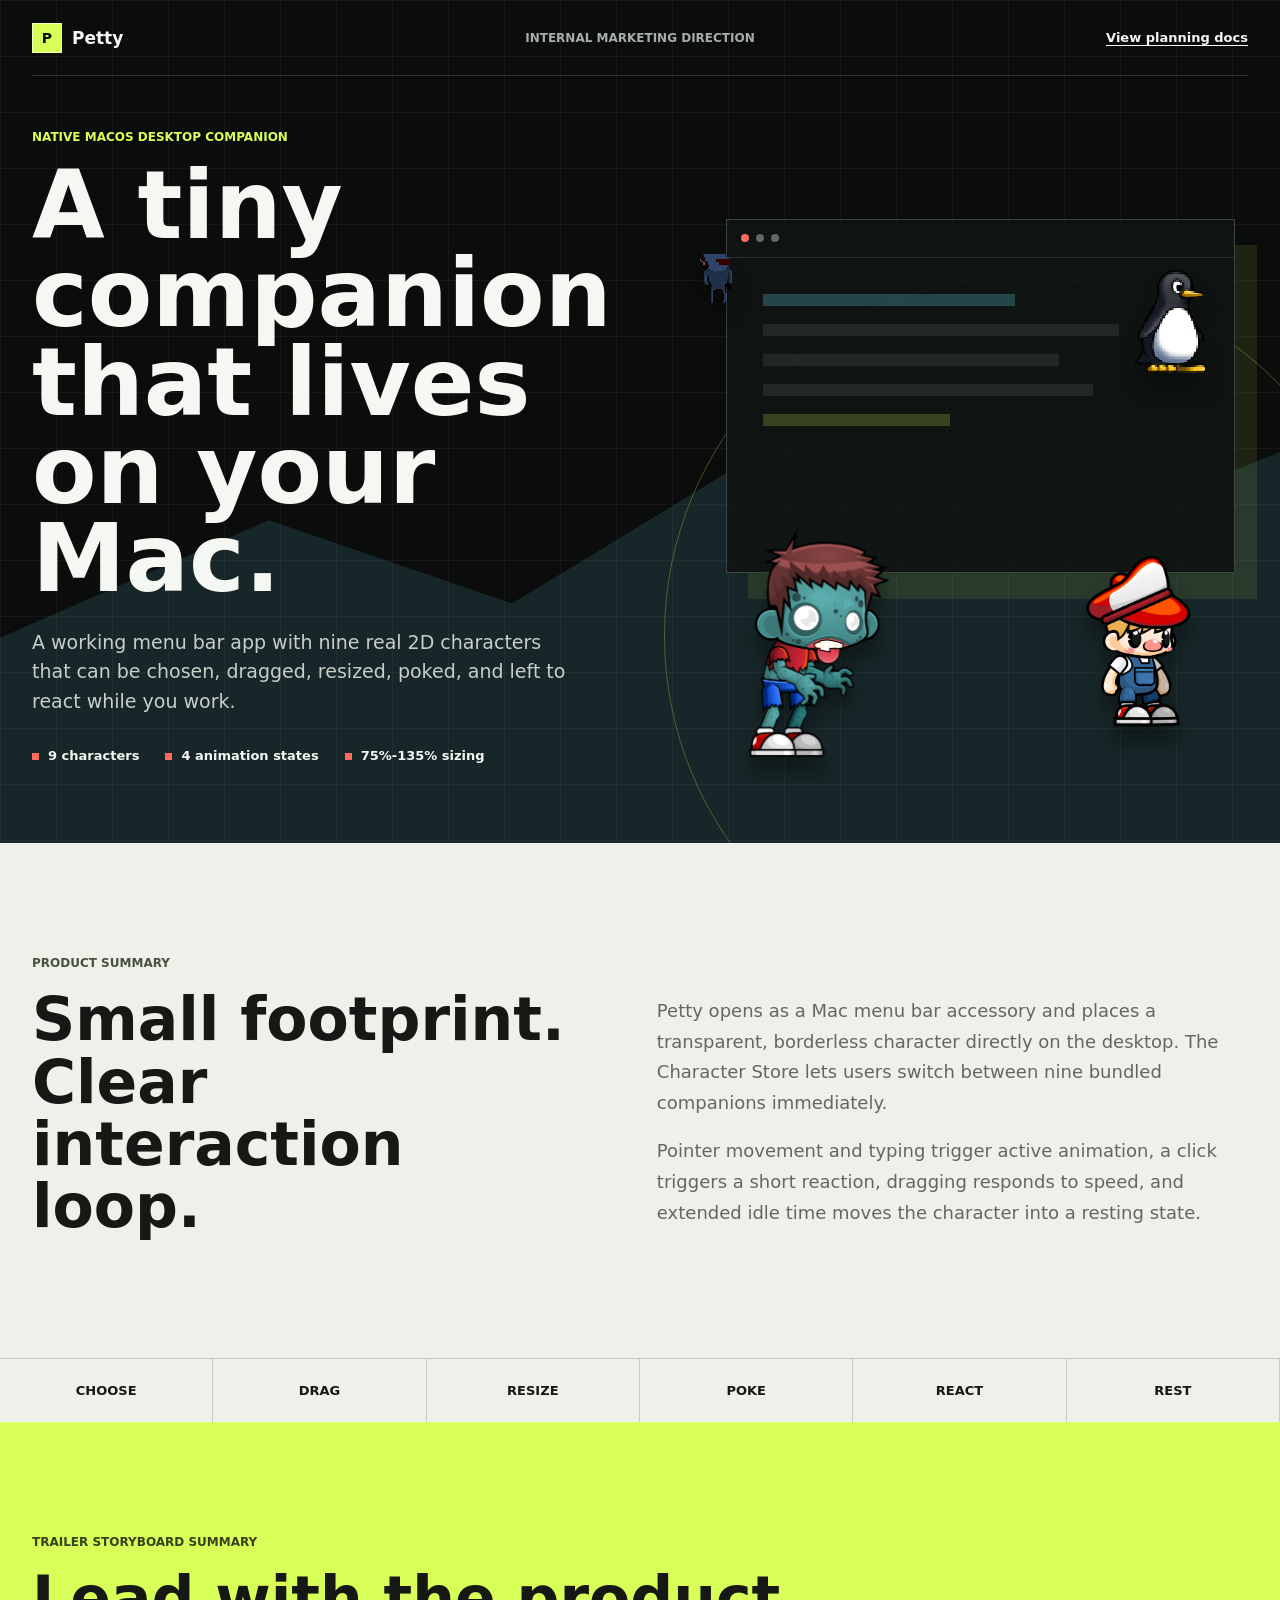
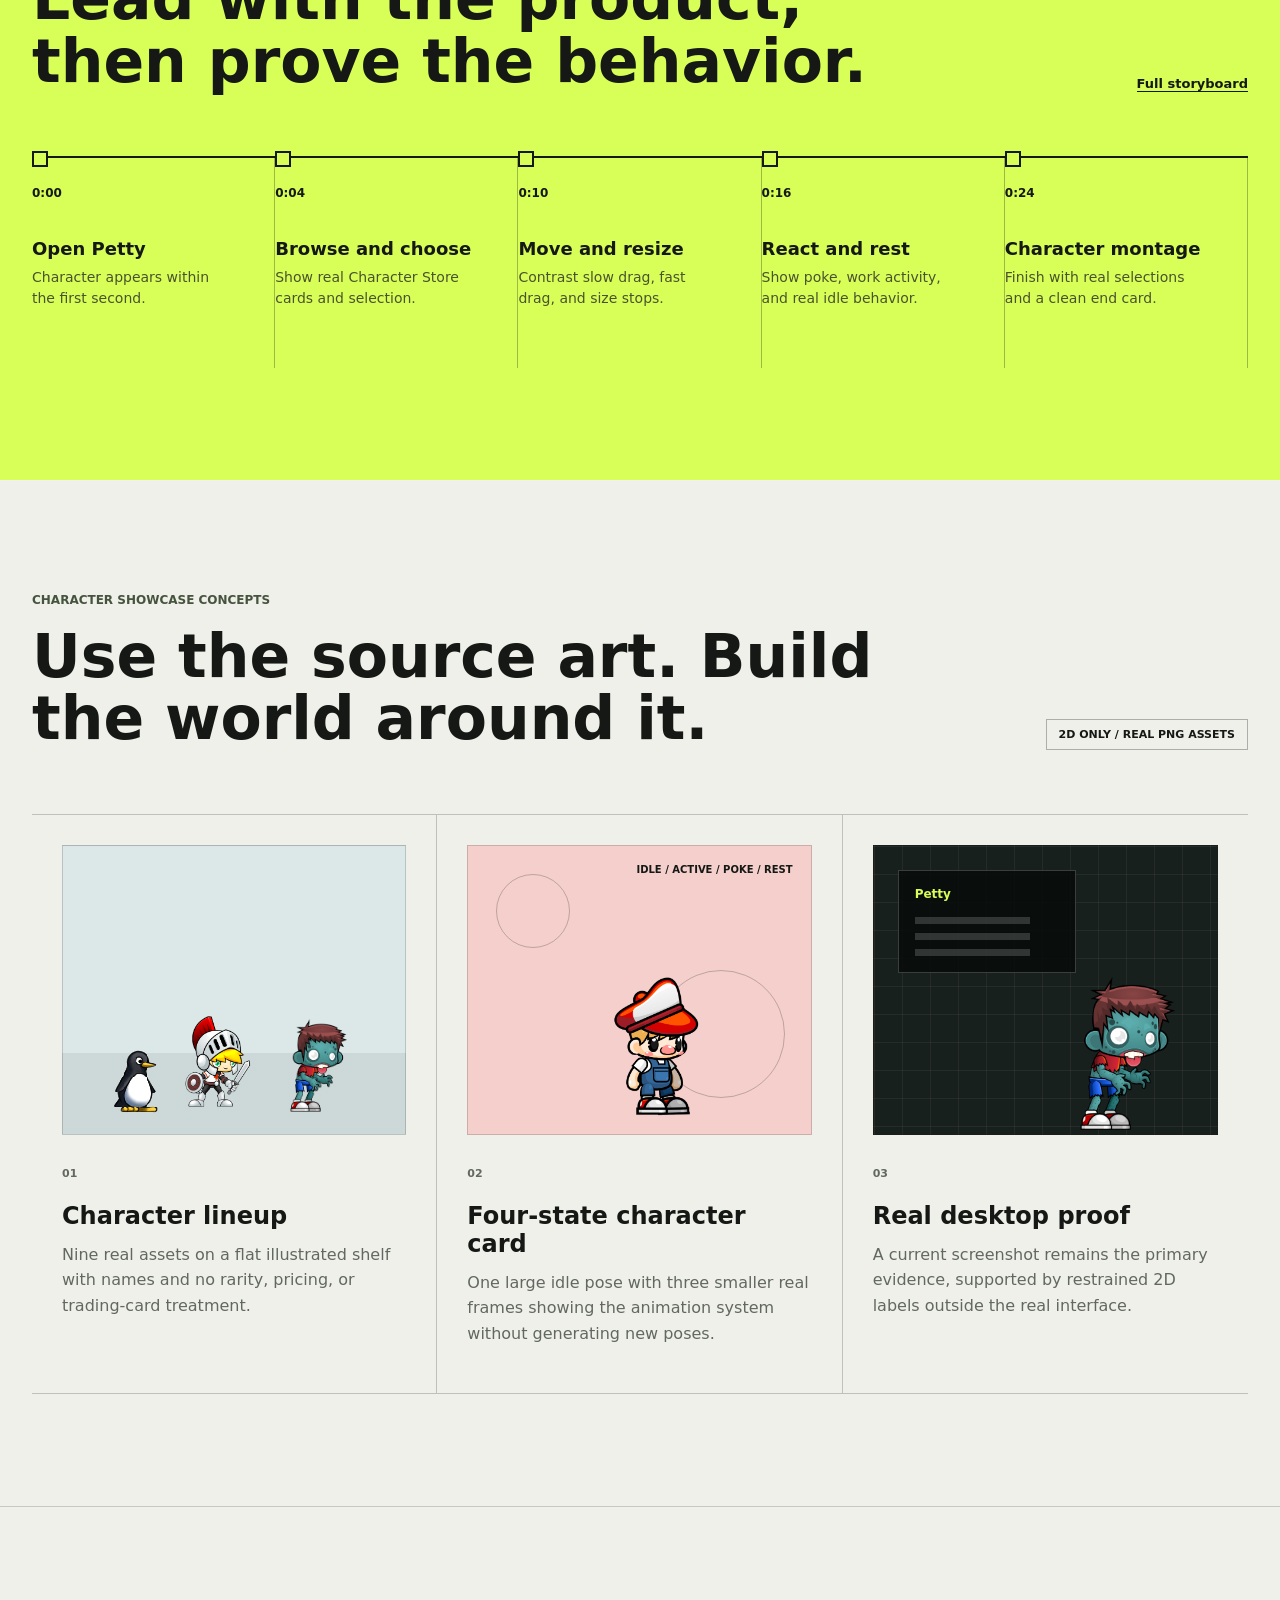
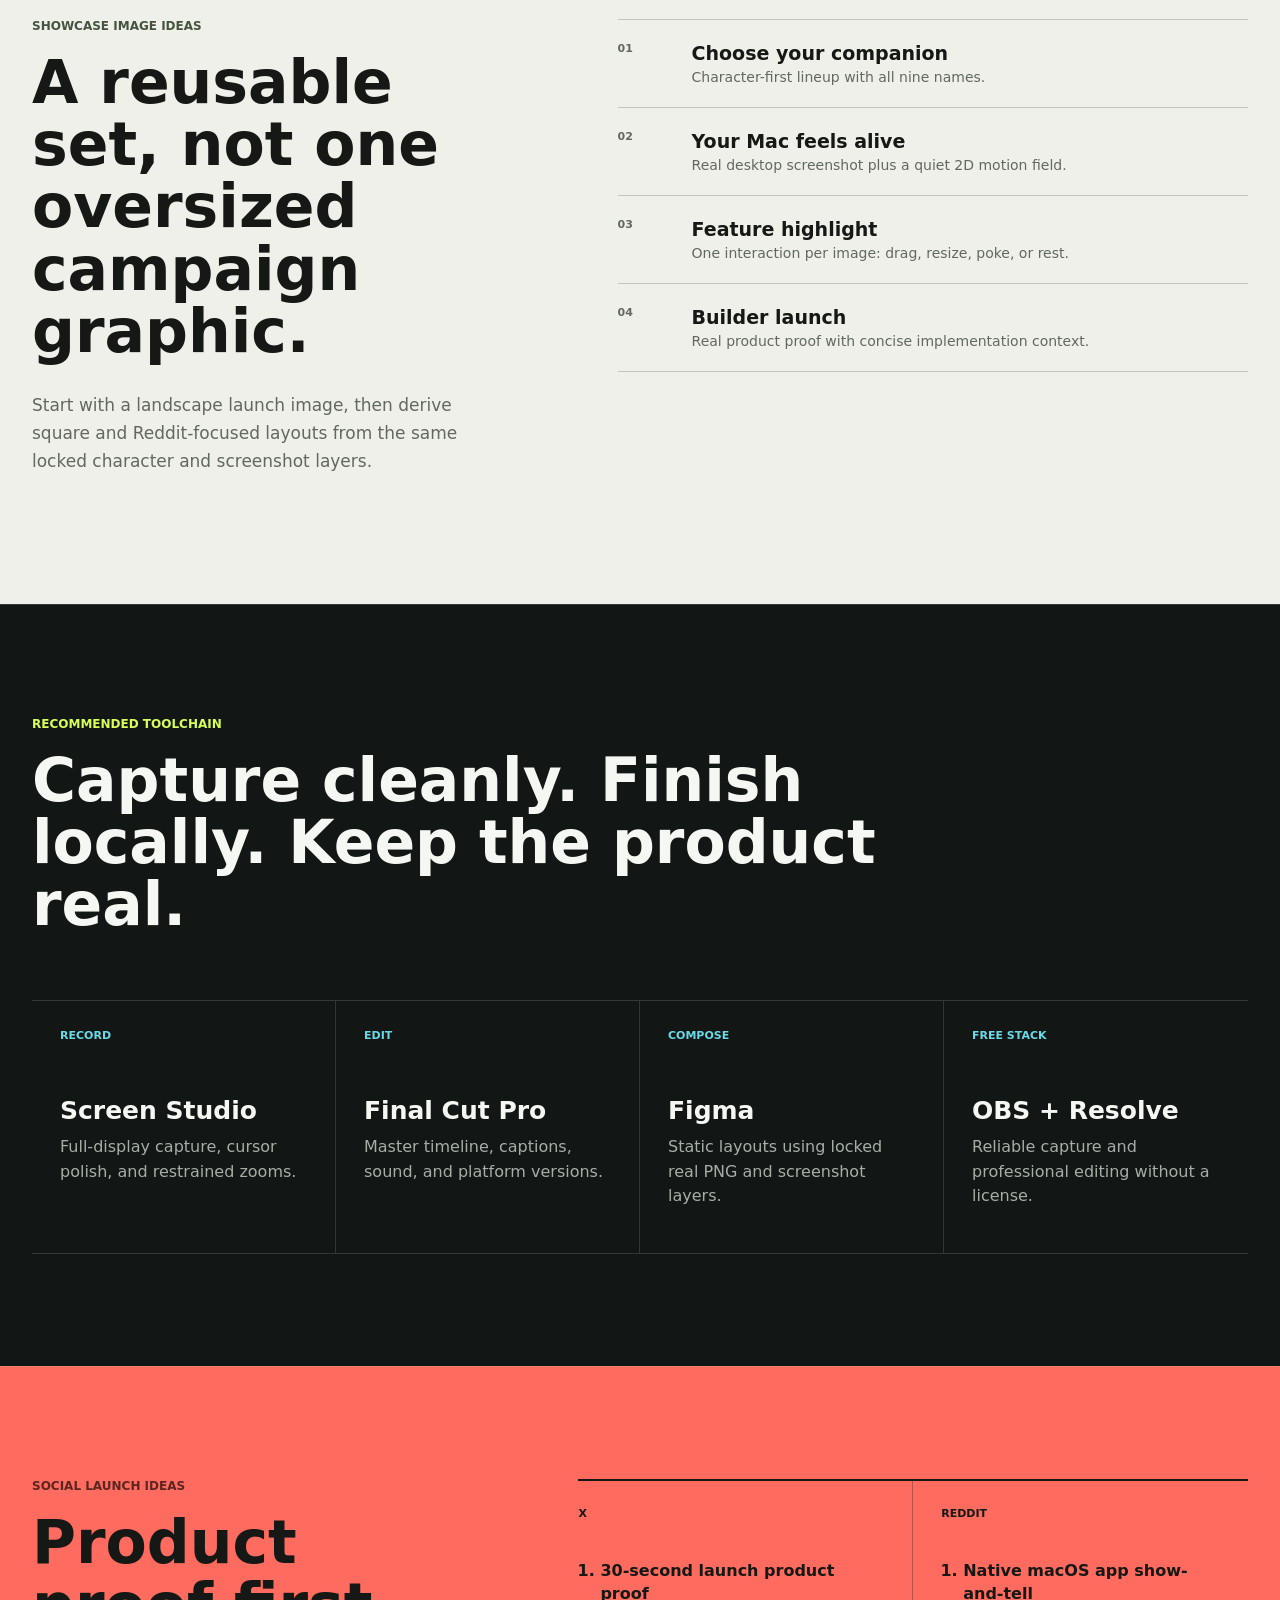
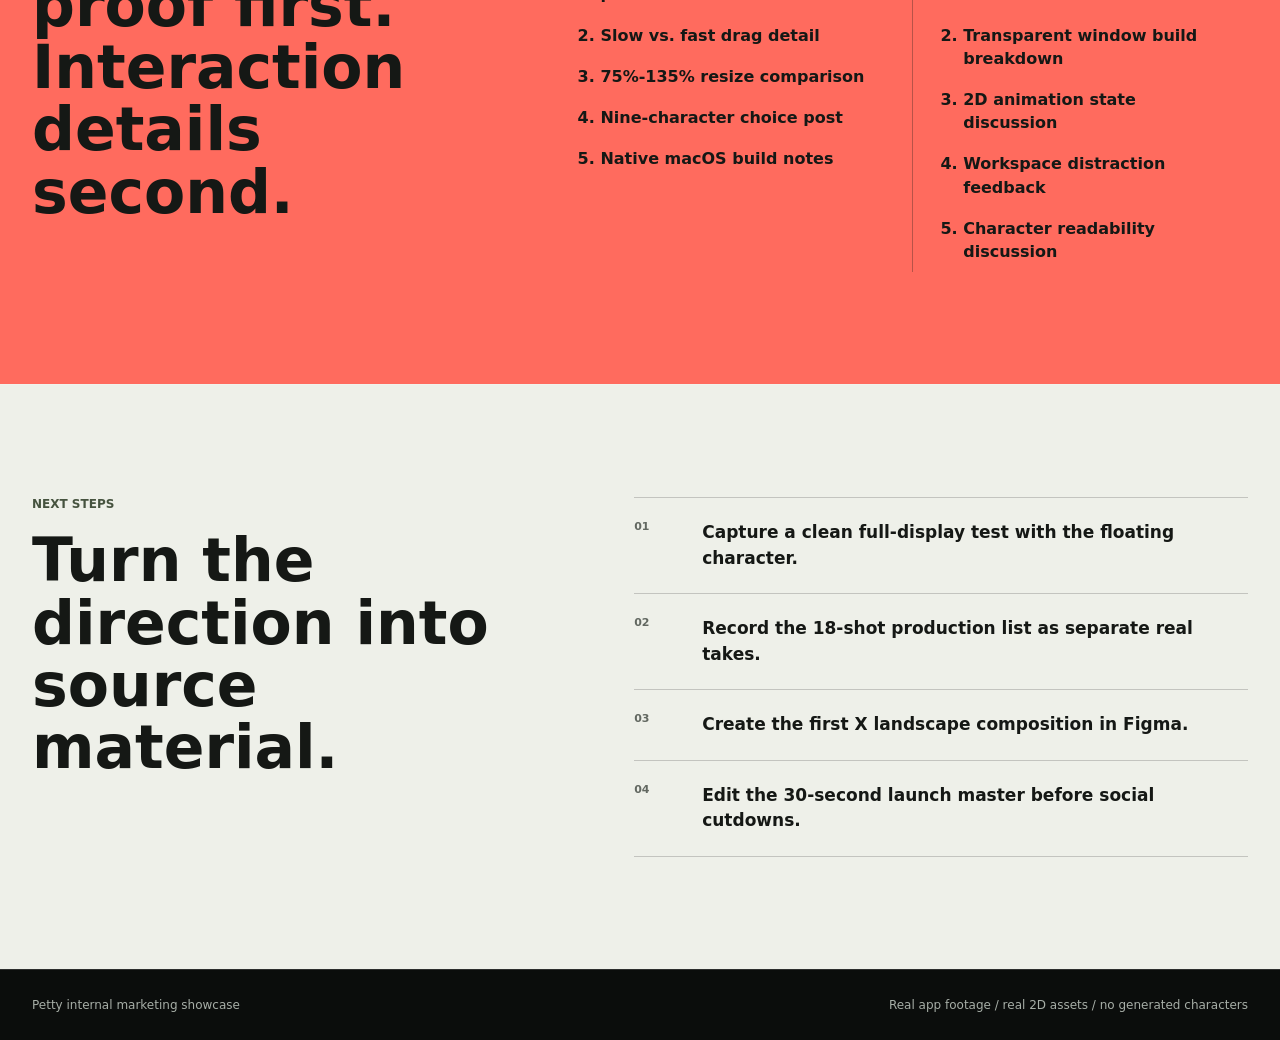
<file: marketing/showcase/index.html>
<!doctype html>
<html lang="en">
  <head>
    <meta charset="UTF-8" />
    <meta name="viewport" content="width=device-width, initial-scale=1.0" />
    <meta
      name="description"
      content="Internal Petty marketing direction showcase."
    />
    <title>Petty Marketing Showcase</title>
    <link rel="stylesheet" href="styles.css" />
  </head>
  <body>
    <header class="hero">
      <nav class="topbar" aria-label="Showcase navigation">
        <a class="brand" href="#top" aria-label="Petty showcase home">
          <span class="brand-mark" aria-hidden="true">P</span>
          <span>Petty</span>
        </a>
        <span class="internal-label">Internal marketing direction</span>
        <a class="text-link" href="../docs/TRAILER_PRODUCTION_PLAN.md">
          View planning docs
        </a>
      </nav>

      <div class="hero-scene" id="top">
        <div class="hero-copy">
          <p class="eyebrow">Native macOS desktop companion</p>
          <h1>A tiny companion that lives on your Mac.</h1>
          <p class="hero-summary">
            A working menu bar app with nine real 2D characters that can be
            chosen, dragged, resized, poked, and left to react while you work.
          </p>
          <div class="hero-facts" aria-label="Product facts">
            <span>9 characters</span>
            <span>4 animation states</span>
            <span>75%-135% sizing</span>
          </div>
        </div>

        <div class="character-stage" aria-label="Petty character lineup">
          <div class="desktop-window" aria-hidden="true">
            <div class="window-bar">
              <span></span><span></span><span></span>
            </div>
            <div class="window-lines">
              <i></i><i></i><i></i><i></i><i></i>
            </div>
          </div>
          <img
            class="character character-tux"
            src="../../Petty/Petty/Resources/Characters/SuperTuxTux/Frames/Idle/Idle_001.png"
            alt="Tux character asset"
          />
          <img
            class="character character-redcap"
            src="../../Petty/Petty/Resources/Characters/GameArt2DRedHatBoy/Frames/Idle/Idle_001.png"
            alt="Redcap Runner character asset"
          />
          <img
            class="character character-zombie"
            src="../../Petty/Petty/Resources/Characters/GameArt2DZombie/Frames/Idle/Idle_001.png"
            alt="Graveyard Intern character asset"
          />
          <img
            class="character character-ninja"
            src="../../Petty/Petty/Resources/Characters/PincholincoCyberpunkNinja/Frames/Idle/Idle_001.png"
            alt="Cyberpunk Ninja character asset"
          />
        </div>
      </div>
    </header>

    <main>
      <section class="section summary-section" id="summary">
        <div class="section-inner summary-grid">
          <div>
            <p class="section-kicker">Product summary</p>
            <h2>Small footprint. Clear interaction loop.</h2>
          </div>
          <div class="summary-copy">
            <p>
              Petty opens as a Mac menu bar accessory and places a transparent,
              borderless character directly on the desktop. The Character Store
              lets users switch between nine bundled companions immediately.
            </p>
            <p>
              Pointer movement and typing trigger active animation, a click
              triggers a short reaction, dragging responds to speed, and
              extended idle time moves the character into a resting state.
            </p>
          </div>
        </div>
        <div class="capability-strip" aria-label="Current product capabilities">
          <span>Choose</span>
          <span>Drag</span>
          <span>Resize</span>
          <span>Poke</span>
          <span>React</span>
          <span>Rest</span>
        </div>
      </section>

      <section class="section storyboard-section" id="trailer">
        <div class="section-inner">
          <div class="section-heading">
            <div>
              <p class="section-kicker">Trailer storyboard summary</p>
              <h2>Lead with the product, then prove the behavior.</h2>
            </div>
            <a class="text-link dark" href="../docs/STORYBOARD.md">
              Full storyboard
            </a>
          </div>

          <ol class="timeline">
            <li>
              <time>0:00</time>
              <strong>Open Petty</strong>
              <span>Character appears within the first second.</span>
            </li>
            <li>
              <time>0:04</time>
              <strong>Browse and choose</strong>
              <span>Show real Character Store cards and selection.</span>
            </li>
            <li>
              <time>0:10</time>
              <strong>Move and resize</strong>
              <span>Contrast slow drag, fast drag, and size stops.</span>
            </li>
            <li>
              <time>0:16</time>
              <strong>React and rest</strong>
              <span>Show poke, work activity, and real idle behavior.</span>
            </li>
            <li>
              <time>0:24</time>
              <strong>Character montage</strong>
              <span>Finish with real selections and a clean end card.</span>
            </li>
          </ol>
        </div>
      </section>

      <section class="section concepts-section" id="showcase">
        <div class="section-inner">
          <div class="section-heading">
            <div>
              <p class="section-kicker">Character showcase concepts</p>
              <h2>Use the source art. Build the world around it.</h2>
            </div>
            <span class="rule-note">2D only / real PNG assets</span>
          </div>

          <div class="concept-grid">
            <article class="concept concept-lineup">
              <div class="concept-visual mini-lineup" aria-hidden="true">
                <img
                  src="../../Petty/Petty/Resources/Characters/SuperTuxTux/Frames/Idle/Idle_001.png"
                  alt=""
                />
                <img
                  src="../../Petty/Petty/Resources/Characters/GameArt2DKnight/Frames/Idle/Idle_001.png"
                  alt=""
                />
                <img
                  src="../../Petty/Petty/Resources/Characters/GameArt2DZombie/Frames/Idle/Idle_001.png"
                  alt=""
                />
              </div>
              <p class="concept-number">01</p>
              <h3>Character lineup</h3>
              <p>
                Nine real assets on a flat illustrated shelf with names and no
                rarity, pricing, or trading-card treatment.
              </p>
            </article>

            <article class="concept concept-card">
              <div class="concept-visual single-character" aria-hidden="true">
                <span class="state-label">Idle / active / poke / rest</span>
                <img
                  src="../../Petty/Petty/Resources/Characters/GameArt2DRedHatBoy/Frames/Idle/Idle_001.png"
                  alt=""
                />
              </div>
              <p class="concept-number">02</p>
              <h3>Four-state character card</h3>
              <p>
                One large idle pose with three smaller real frames showing the
                animation system without generating new poses.
              </p>
            </article>

            <article class="concept concept-desktop">
              <div class="concept-visual desktop-concept" aria-hidden="true">
                <div class="mock-menu">
                  <span>Petty</span>
                  <i></i><i></i><i></i>
                </div>
                <img
                  src="../../Petty/Petty/Resources/Characters/GameArt2DZombie/Frames/Idle/Idle_001.png"
                  alt=""
                />
              </div>
              <p class="concept-number">03</p>
              <h3>Real desktop proof</h3>
              <p>
                A current screenshot remains the primary evidence, supported by
                restrained 2D labels outside the real interface.
              </p>
            </article>
          </div>
        </div>
      </section>

      <section class="section ideas-section" id="images">
        <div class="section-inner ideas-layout">
          <div class="ideas-intro">
            <p class="section-kicker">Showcase image ideas</p>
            <h2>A reusable set, not one oversized campaign graphic.</h2>
            <p>
              Start with a landscape launch image, then derive square and
              Reddit-focused layouts from the same locked character and
              screenshot layers.
            </p>
          </div>
          <ul class="idea-list">
            <li>
              <span>01</span>
              <div>
                <strong>Choose your companion</strong>
                <p>Character-first lineup with all nine names.</p>
              </div>
            </li>
            <li>
              <span>02</span>
              <div>
                <strong>Your Mac feels alive</strong>
                <p>Real desktop screenshot plus a quiet 2D motion field.</p>
              </div>
            </li>
            <li>
              <span>03</span>
              <div>
                <strong>Feature highlight</strong>
                <p>One interaction per image: drag, resize, poke, or rest.</p>
              </div>
            </li>
            <li>
              <span>04</span>
              <div>
                <strong>Builder launch</strong>
                <p>Real product proof with concise implementation context.</p>
              </div>
            </li>
          </ul>
        </div>
      </section>

      <section class="section tools-section" id="tools">
        <div class="section-inner">
          <p class="section-kicker">Recommended toolchain</p>
          <h2>Capture cleanly. Finish locally. Keep the product real.</h2>

          <div class="tool-grid">
            <article>
              <span class="tool-role">Record</span>
              <h3>Screen Studio</h3>
              <p>Full-display capture, cursor polish, and restrained zooms.</p>
            </article>
            <article>
              <span class="tool-role">Edit</span>
              <h3>Final Cut Pro</h3>
              <p>Master timeline, captions, sound, and platform versions.</p>
            </article>
            <article>
              <span class="tool-role">Compose</span>
              <h3>Figma</h3>
              <p>Static layouts using locked real PNG and screenshot layers.</p>
            </article>
            <article>
              <span class="tool-role">Free stack</span>
              <h3>OBS + Resolve</h3>
              <p>Reliable capture and professional editing without a license.</p>
            </article>
          </div>
        </div>
      </section>

      <section class="section social-section" id="social">
        <div class="section-inner social-layout">
          <div>
            <p class="section-kicker">Social launch ideas</p>
            <h2>Product proof first. Interaction details second.</h2>
          </div>
          <div class="channel-plan">
            <div class="channel">
              <span class="channel-name">X</span>
              <ol>
                <li>30-second launch product proof</li>
                <li>Slow vs. fast drag detail</li>
                <li>75%-135% resize comparison</li>
                <li>Nine-character choice post</li>
                <li>Native macOS build notes</li>
              </ol>
            </div>
            <div class="channel">
              <span class="channel-name">Reddit</span>
              <ol>
                <li>Native macOS app show-and-tell</li>
                <li>Transparent window build breakdown</li>
                <li>2D animation state discussion</li>
                <li>Workspace distraction feedback</li>
                <li>Character readability discussion</li>
              </ol>
            </div>
          </div>
        </div>
      </section>

      <section class="section next-section" id="next">
        <div class="section-inner next-layout">
          <div>
            <p class="section-kicker">Next steps</p>
            <h2>Turn the direction into source material.</h2>
          </div>
          <ol class="next-list">
            <li>
              <span>01</span>
              <p>Capture a clean full-display test with the floating character.</p>
            </li>
            <li>
              <span>02</span>
              <p>Record the 18-shot production list as separate real takes.</p>
            </li>
            <li>
              <span>03</span>
              <p>Create the first X landscape composition in Figma.</p>
            </li>
            <li>
              <span>04</span>
              <p>Edit the 30-second launch master before social cutdowns.</p>
            </li>
          </ol>
        </div>
      </section>
    </main>

    <footer>
      <span>Petty internal marketing showcase</span>
      <span>Real app footage / real 2D assets / no generated characters</span>
    </footer>
  </body>
</html>
</file>
<file: marketing/showcase/styles.css>
:root {
  color-scheme: dark;
  --ink: #f5f7f2;
  --muted: #a7aea7;
  --dark: #0b0d0c;
  --surface: #121614;
  --line: rgba(255, 255, 255, 0.14);
  --lime: #d8ff57;
  --coral: #ff6b5e;
  --cyan: #69dbe8;
  --paper: #eef0e9;
  --paper-ink: #151815;
  --paper-muted: #626861;
  font-family:
    Inter, ui-sans-serif, system-ui, -apple-system, BlinkMacSystemFont, "Segoe UI",
    sans-serif;
  font-synthesis: none;
  letter-spacing: 0;
}

* {
  box-sizing: border-box;
}

html {
  scroll-behavior: smooth;
  background: var(--dark);
}

body {
  min-width: 320px;
  margin: 0;
  background: var(--dark);
  color: var(--ink);
}

a {
  color: inherit;
  text-decoration: none;
}

img {
  display: block;
  max-width: 100%;
}

.hero {
  position: relative;
  min-height: min(860px, 92vh);
  overflow: hidden;
  background:
    linear-gradient(rgba(255, 255, 255, 0.045) 1px, transparent 1px),
    linear-gradient(90deg, rgba(255, 255, 255, 0.045) 1px, transparent 1px),
    var(--dark);
  background-size: 56px 56px;
}

.hero::before {
  position: absolute;
  inset: 42% 0 0;
  background: var(--cyan);
  clip-path: polygon(0 58%, 21% 34%, 40% 51%, 62% 16%, 83% 38%, 100% 20%, 100% 100%, 0 100%);
  content: "";
  opacity: 0.12;
}

.hero::after {
  position: absolute;
  right: -8%;
  bottom: -18%;
  width: 56%;
  aspect-ratio: 1;
  border: 1px solid rgba(216, 255, 87, 0.28);
  border-radius: 50%;
  content: "";
}

.topbar {
  position: relative;
  z-index: 10;
  display: grid;
  grid-template-columns: 1fr auto 1fr;
  align-items: center;
  width: min(1440px, calc(100% - 64px));
  min-height: 76px;
  margin: 0 auto;
  border-bottom: 1px solid var(--line);
}

.brand {
  display: inline-flex;
  align-items: center;
  gap: 10px;
  width: fit-content;
  font-size: 17px;
  font-weight: 750;
}

.brand-mark {
  display: grid;
  width: 30px;
  height: 30px;
  place-items: center;
  border: 1px solid rgba(255, 255, 255, 0.55);
  background: var(--lime);
  color: var(--dark);
  font-size: 14px;
  font-weight: 850;
}

.internal-label {
  color: var(--muted);
  font-size: 12px;
  font-weight: 700;
  text-transform: uppercase;
}

.text-link {
  justify-self: end;
  border-bottom: 1px solid currentColor;
  color: var(--ink);
  font-size: 13px;
  font-weight: 700;
}

.text-link.dark {
  color: var(--paper-ink);
}

.hero-scene {
  position: relative;
  z-index: 2;
  display: grid;
  grid-template-columns: minmax(0, 0.9fr) minmax(480px, 1.1fr);
  align-items: center;
  width: min(1440px, calc(100% - 64px));
  min-height: calc(min(860px, 92vh) - 76px);
  margin: 0 auto;
  padding: 54px 0 80px;
}

.hero-copy {
  position: relative;
  z-index: 4;
  max-width: 670px;
}

.eyebrow,
.section-kicker {
  margin: 0 0 18px;
  color: var(--lime);
  font-size: 12px;
  font-weight: 800;
  text-transform: uppercase;
}

h1,
h2,
h3,
p {
  margin-top: 0;
}

h1 {
  max-width: 760px;
  margin-bottom: 24px;
  font-size: 94px;
  font-weight: 800;
  line-height: 0.94;
}

.hero-summary {
  max-width: 590px;
  margin-bottom: 32px;
  color: #c8cec8;
  font-size: 19px;
  line-height: 1.55;
}

.hero-facts {
  display: flex;
  flex-wrap: wrap;
  gap: 10px 26px;
  color: var(--ink);
  font-size: 13px;
  font-weight: 700;
}

.hero-facts span::before {
  display: inline-block;
  width: 7px;
  height: 7px;
  margin-right: 9px;
  background: var(--coral);
  content: "";
}

.character-stage {
  position: relative;
  align-self: stretch;
  min-height: 600px;
}

.desktop-window {
  position: absolute;
  top: 14%;
  right: 2%;
  width: 76%;
  height: 56%;
  border: 1px solid rgba(255, 255, 255, 0.2);
  background: rgba(16, 21, 19, 0.92);
  box-shadow: 22px 26px 0 rgba(216, 255, 87, 0.09);
}

.window-bar {
  display: flex;
  align-items: center;
  gap: 7px;
  height: 38px;
  padding: 0 14px;
  border-bottom: 1px solid rgba(255, 255, 255, 0.12);
}

.window-bar span {
  width: 8px;
  height: 8px;
  border-radius: 50%;
  background: #626a64;
}

.window-bar span:first-child {
  background: var(--coral);
}

.window-lines {
  display: grid;
  gap: 18px;
  padding: 36px;
}

.window-lines i {
  display: block;
  height: 12px;
  background: rgba(255, 255, 255, 0.08);
}

.window-lines i:nth-child(1) {
  width: 58%;
  background: rgba(105, 219, 232, 0.25);
}

.window-lines i:nth-child(2) {
  width: 82%;
}

.window-lines i:nth-child(3) {
  width: 68%;
}

.window-lines i:nth-child(4) {
  width: 76%;
}

.window-lines i:nth-child(5) {
  width: 43%;
  background: rgba(216, 255, 87, 0.2);
}

.character {
  position: absolute;
  z-index: 3;
  object-fit: contain;
  filter: drop-shadow(0 16px 8px rgba(0, 0, 0, 0.32));
}

.character-tux {
  top: 19%;
  right: 4%;
  width: 15%;
  image-rendering: pixelated;
}

.character-redcap {
  right: 1%;
  bottom: 2%;
  width: 37%;
}

.character-zombie {
  bottom: 0;
  left: 20%;
  width: 32%;
}

.character-ninja {
  top: 15%;
  left: 12%;
  width: 17%;
  image-rendering: pixelated;
}

.section {
  border-top: 1px solid var(--line);
}

.section-inner {
  width: min(1280px, calc(100% - 64px));
  margin: 0 auto;
  padding: 112px 0;
}

.section h2 {
  max-width: 850px;
  margin-bottom: 0;
  font-size: 60px;
  font-weight: 760;
  line-height: 1.04;
}

.summary-section {
  background: var(--paper);
  color: var(--paper-ink);
}

.summary-section .section-kicker,
.concepts-section .section-kicker,
.ideas-section .section-kicker {
  color: #46533f;
}

.summary-grid {
  display: grid;
  grid-template-columns: 0.95fr 1.05fr;
  gap: 90px;
}

.summary-copy {
  padding-top: 40px;
  color: var(--paper-muted);
  font-size: 18px;
  line-height: 1.7;
}

.capability-strip {
  display: grid;
  grid-template-columns: repeat(6, 1fr);
  border-top: 1px solid rgba(21, 24, 21, 0.18);
  background: var(--paper);
  color: var(--paper-ink);
}

.capability-strip span {
  padding: 24px;
  border-right: 1px solid rgba(21, 24, 21, 0.18);
  text-align: center;
  font-size: 13px;
  font-weight: 750;
  text-transform: uppercase;
}

.storyboard-section {
  background: var(--lime);
  color: var(--paper-ink);
}

.storyboard-section .section-kicker {
  color: #39411c;
}

.section-heading {
  display: flex;
  align-items: flex-end;
  justify-content: space-between;
  gap: 40px;
  margin-bottom: 64px;
}

.timeline {
  display: grid;
  grid-template-columns: repeat(5, 1fr);
  margin: 0;
  padding: 0;
  border-top: 2px solid var(--paper-ink);
  list-style: none;
}

.timeline li {
  position: relative;
  min-height: 210px;
  padding: 28px 24px 24px 0;
  border-right: 1px solid rgba(21, 24, 21, 0.3);
}

.timeline li::before {
  position: absolute;
  top: -7px;
  left: 0;
  width: 12px;
  height: 12px;
  border: 2px solid var(--paper-ink);
  background: var(--lime);
  content: "";
}

.timeline time,
.timeline strong,
.timeline span {
  display: block;
}

.timeline time {
  margin-bottom: 38px;
  font-size: 12px;
  font-weight: 850;
}

.timeline strong {
  margin-bottom: 8px;
  font-size: 18px;
}

.timeline span {
  max-width: 190px;
  color: #4b522e;
  font-size: 14px;
  line-height: 1.5;
}

.concepts-section,
.ideas-section {
  background: var(--paper);
  color: var(--paper-ink);
}

.rule-note {
  padding: 8px 12px;
  border: 1px solid rgba(21, 24, 21, 0.3);
  font-size: 11px;
  font-weight: 800;
  text-transform: uppercase;
}

.concept-grid {
  display: grid;
  grid-template-columns: repeat(3, 1fr);
  border-top: 1px solid rgba(21, 24, 21, 0.22);
  border-bottom: 1px solid rgba(21, 24, 21, 0.22);
}

.concept {
  padding: 30px;
  border-right: 1px solid rgba(21, 24, 21, 0.22);
}

.concept:last-child {
  border-right: 0;
}

.concept-visual {
  position: relative;
  height: 290px;
  margin-bottom: 32px;
  overflow: hidden;
  border: 1px solid rgba(21, 24, 21, 0.18);
}

.mini-lineup {
  display: flex;
  align-items: flex-end;
  justify-content: center;
  gap: 12px;
  padding: 32px 22px 20px;
  background:
    linear-gradient(transparent 72%, rgba(21, 24, 21, 0.08) 72%),
    #dce8e8;
}

.mini-lineup img {
  width: 29%;
  max-height: 88%;
  object-fit: contain;
}

.mini-lineup img:first-child {
  width: 20%;
  image-rendering: pixelated;
}

.single-character {
  display: grid;
  place-items: end center;
  background: #f4cfcb;
}

.single-character::before,
.single-character::after {
  position: absolute;
  border: 1px solid rgba(21, 24, 21, 0.24);
  border-radius: 50%;
  content: "";
}

.single-character::before {
  top: 28px;
  left: 28px;
  width: 72px;
  height: 72px;
}

.single-character::after {
  right: 26px;
  bottom: 36px;
  width: 126px;
  height: 126px;
}

.single-character img {
  position: relative;
  z-index: 2;
  width: 58%;
  max-height: 88%;
  object-fit: contain;
}

.state-label {
  position: absolute;
  z-index: 3;
  top: 18px;
  right: 18px;
  font-size: 10px;
  font-weight: 800;
  text-transform: uppercase;
}

.desktop-concept {
  background:
    linear-gradient(rgba(255, 255, 255, 0.05) 1px, transparent 1px),
    linear-gradient(90deg, rgba(255, 255, 255, 0.05) 1px, transparent 1px),
    #18201d;
  background-size: 28px 28px;
}

.desktop-concept img {
  position: absolute;
  right: 5%;
  bottom: 0;
  width: 42%;
  max-height: 78%;
  object-fit: contain;
}

.mock-menu {
  position: absolute;
  top: 24px;
  left: 24px;
  width: 52%;
  padding: 16px;
  border: 1px solid rgba(255, 255, 255, 0.2);
  background: rgba(8, 11, 10, 0.86);
  color: white;
}

.mock-menu span {
  display: block;
  margin-bottom: 16px;
  color: var(--lime);
  font-size: 12px;
  font-weight: 800;
}

.mock-menu i {
  display: block;
  width: 80%;
  height: 7px;
  margin-top: 9px;
  background: rgba(255, 255, 255, 0.16);
}

.concept-number {
  margin-bottom: 22px;
  color: var(--paper-muted);
  font-size: 11px;
  font-weight: 800;
}

.concept h3 {
  margin-bottom: 12px;
  font-size: 24px;
}

.concept p:last-child {
  color: var(--paper-muted);
  line-height: 1.6;
}

.ideas-section {
  border-color: rgba(21, 24, 21, 0.18);
}

.ideas-layout {
  display: grid;
  grid-template-columns: 0.86fr 1.14fr;
  gap: 110px;
}

.ideas-intro > p:last-child {
  max-width: 540px;
  margin-top: 28px;
  color: var(--paper-muted);
  font-size: 17px;
  line-height: 1.65;
}

.idea-list,
.next-list {
  margin: 0;
  padding: 0;
  list-style: none;
}

.idea-list li {
  display: grid;
  grid-template-columns: 56px 1fr;
  gap: 18px;
  padding: 22px 0;
  border-bottom: 1px solid rgba(21, 24, 21, 0.2);
}

.idea-list li:first-child {
  border-top: 1px solid rgba(21, 24, 21, 0.2);
}

.idea-list span,
.next-list span {
  color: var(--paper-muted);
  font-size: 11px;
  font-weight: 800;
}

.idea-list strong {
  display: block;
  margin-bottom: 5px;
  font-size: 19px;
}

.idea-list p {
  margin-bottom: 0;
  color: var(--paper-muted);
  font-size: 14px;
}

.tools-section {
  background: var(--surface);
}

.tool-grid {
  display: grid;
  grid-template-columns: repeat(4, 1fr);
  margin-top: 64px;
  border-top: 1px solid var(--line);
  border-bottom: 1px solid var(--line);
}

.tool-grid article {
  min-height: 240px;
  padding: 28px;
  border-right: 1px solid var(--line);
}

.tool-grid article:last-child {
  border-right: 0;
}

.tool-role,
.channel-name {
  display: block;
  margin-bottom: 54px;
  color: var(--cyan);
  font-size: 11px;
  font-weight: 850;
  text-transform: uppercase;
}

.tool-grid h3 {
  margin-bottom: 10px;
  font-size: 25px;
}

.tool-grid p {
  color: var(--muted);
  line-height: 1.55;
}

.social-section {
  background: var(--coral);
  color: var(--paper-ink);
}

.social-section .section-kicker {
  color: #5c2521;
}

.social-layout {
  display: grid;
  grid-template-columns: 0.8fr 1.2fr;
  gap: 100px;
}

.channel-plan {
  display: grid;
  grid-template-columns: repeat(2, 1fr);
  border-top: 2px solid var(--paper-ink);
}

.channel {
  padding: 26px 28px 0 0;
  border-right: 1px solid rgba(21, 24, 21, 0.3);
}

.channel:last-child {
  padding-left: 28px;
  border-right: 0;
}

.channel-name {
  margin-bottom: 30px;
  color: var(--paper-ink);
}

.channel ol {
  margin: 0;
  padding-left: 22px;
}

.channel li {
  padding: 9px 0;
  font-weight: 650;
  line-height: 1.45;
}

.next-section {
  background: var(--paper);
  color: var(--paper-ink);
}

.next-section .section-kicker {
  color: #46533f;
}

.next-layout {
  display: grid;
  grid-template-columns: 0.9fr 1.1fr;
  gap: 100px;
}

.next-list {
  counter-reset: next;
}

.next-list li {
  display: grid;
  grid-template-columns: 50px 1fr;
  align-items: start;
  gap: 18px;
  padding: 22px 0;
  border-bottom: 1px solid rgba(21, 24, 21, 0.2);
}

.next-list li:first-child {
  border-top: 1px solid rgba(21, 24, 21, 0.2);
}

.next-list p {
  margin: 0;
  font-size: 17px;
  font-weight: 650;
  line-height: 1.5;
}

footer {
  display: flex;
  justify-content: space-between;
  gap: 24px;
  padding: 28px max(32px, calc((100% - 1280px) / 2));
  border-top: 1px solid var(--line);
  background: var(--dark);
  color: var(--muted);
  font-size: 12px;
}

@media (max-width: 980px) {
  .topbar {
    grid-template-columns: 1fr auto;
  }

  .internal-label {
    display: none;
  }

  .hero-scene {
    grid-template-columns: 1fr;
    align-items: start;
  }

  .hero-copy {
    max-width: 760px;
    padding-top: 50px;
  }

  h1 {
    font-size: 72px;
  }

  .section h2 {
    font-size: 48px;
  }

  .character-stage {
    min-height: 430px;
  }

  .desktop-window {
    top: 8%;
    width: 68%;
    height: 64%;
  }

  .character-zombie {
    left: 32%;
    width: 27%;
  }

  .summary-grid,
  .ideas-layout,
  .social-layout,
  .next-layout {
    grid-template-columns: 1fr;
    gap: 48px;
  }

  .timeline {
    grid-template-columns: 1fr;
  }

  .timeline li {
    min-height: 0;
    padding: 25px 0;
    border-right: 0;
    border-bottom: 1px solid rgba(21, 24, 21, 0.25);
  }

  .timeline time {
    margin-bottom: 10px;
  }

  .concept-grid {
    grid-template-columns: 1fr;
  }

  .concept {
    border-right: 0;
    border-bottom: 1px solid rgba(21, 24, 21, 0.22);
  }

  .concept:last-child {
    border-bottom: 0;
  }

  .tool-grid {
    grid-template-columns: repeat(2, 1fr);
  }

  .tool-grid article:nth-child(2) {
    border-right: 0;
  }

  .tool-grid article:nth-child(-n + 2) {
    border-bottom: 1px solid var(--line);
  }
}

@media (max-width: 640px) {
  .hero {
    min-height: 780px;
  }

  .topbar,
  .hero-scene,
  .section-inner {
    width: calc(100% - 36px);
  }

  .topbar {
    min-height: 66px;
  }

  .topbar .text-link {
    font-size: 11px;
  }

  .hero-scene {
    min-height: 714px;
    padding: 20px 0 40px;
  }

  .hero-copy {
    padding-top: 30px;
  }

  h1 {
    font-size: 48px;
    line-height: 0.98;
  }

  .hero-summary {
    font-size: 16px;
  }

  .hero-facts {
    gap: 8px 16px;
    font-size: 11px;
  }

  .character-stage {
    min-height: 370px;
  }

  .desktop-window {
    top: 12%;
    right: 0;
    width: 84%;
    height: 55%;
  }

  .character-tux {
    top: 20%;
    width: 18%;
  }

  .character-redcap {
    width: 42%;
  }

  .character-zombie {
    left: 22%;
    width: 37%;
  }

  .character-ninja {
    top: 18%;
    left: 4%;
    width: 20%;
  }

  .section-inner {
    padding: 72px 0;
  }

  .section h2 {
    font-size: 39px;
  }

  .section-heading {
    align-items: flex-start;
    flex-direction: column;
    margin-bottom: 40px;
  }

  .summary-copy {
    padding-top: 0;
    font-size: 16px;
  }

  .capability-strip {
    grid-template-columns: repeat(3, 1fr);
  }

  .capability-strip span {
    padding: 17px 8px;
    border-bottom: 1px solid rgba(21, 24, 21, 0.18);
    font-size: 10px;
  }

  .concept {
    padding: 20px 0;
  }

  .concept-visual {
    height: 250px;
  }

  .tool-grid {
    grid-template-columns: 1fr;
  }

  .tool-grid article,
  .tool-grid article:nth-child(2) {
    min-height: 190px;
    border-right: 0;
    border-bottom: 1px solid var(--line);
  }

  .tool-role {
    margin-bottom: 34px;
  }

  .channel-plan {
    grid-template-columns: 1fr;
  }

  .channel,
  .channel:last-child {
    padding: 24px 0;
    border-right: 0;
    border-bottom: 1px solid rgba(21, 24, 21, 0.3);
  }

  footer {
    flex-direction: column;
    padding: 24px 18px;
  }
}
</file>
